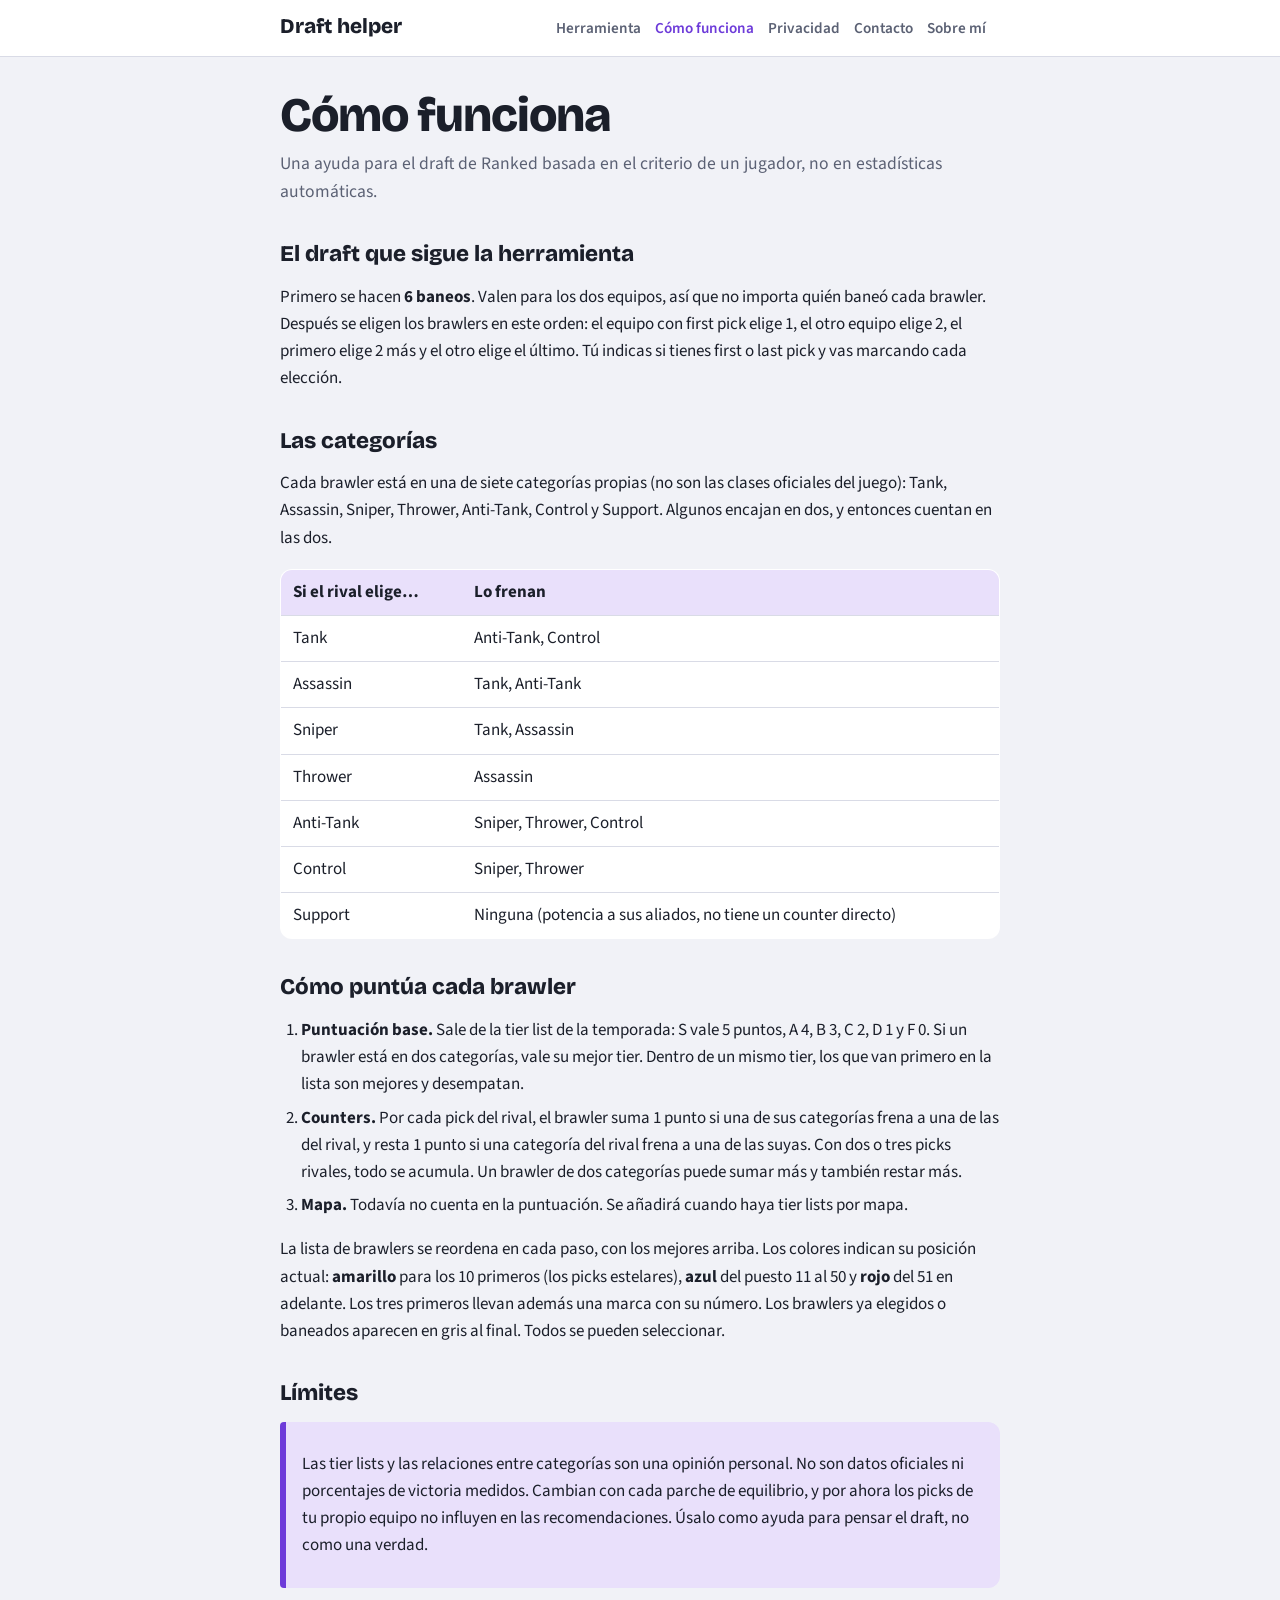
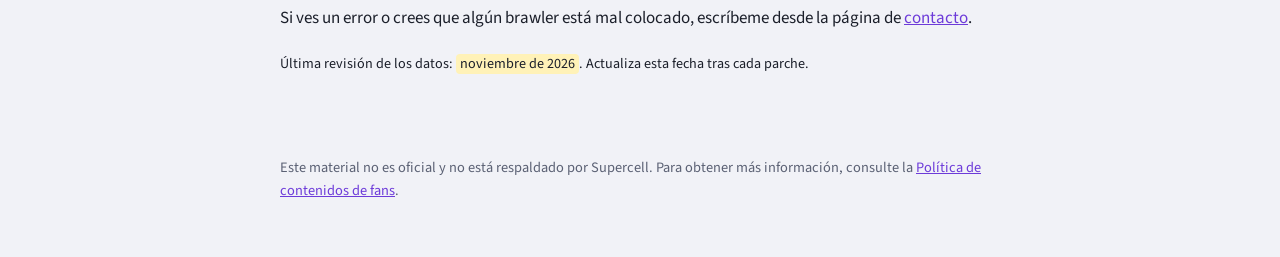
<file: como-funciona.html>
<!DOCTYPE html>
<html lang="es">
<head>
<meta charset="utf-8">
<meta name="viewport" content="width=device-width, initial-scale=1, viewport-fit=cover">
<title>Cómo funciona · Draft helper</title>
<meta name="description" content="Cómo puntúa la herramienta cada brawler en el draft de Ranked de Brawl Stars: categorías, tiers y counters.">
<link rel="stylesheet" href="https://fonts.googleapis.com/css2?family=Bricolage+Grotesque:wght@600;800&family=Source+Sans+3:wght@400;600&display=swap">
<link rel="stylesheet" href="estilos.css">
</head>
<body>
<header class="top"><div class="in"><a class="brand" href="index.html">Draft helper</a><nav><a href="index.html">Herramienta</a><a href="como-funciona.html" aria-current="page">Cómo funciona</a><a href="privacidad.html">Privacidad</a><a href="contacto.html">Contacto</a><a href="sobre-mi.html">Sobre mí</a></nav></div></header>
<main>

<h1>Cómo funciona</h1>
<p class="lead">Una ayuda para el draft de Ranked basada en el criterio de un jugador, no en estadísticas automáticas.</p>

<h2>El draft que sigue la herramienta</h2>
<p>Primero se hacen <strong>6 baneos</strong>. Valen para los dos equipos, así que no importa quién baneó cada brawler. Después se eligen los brawlers en este orden: el equipo con first pick elige 1, el otro equipo elige 2, el primero elige 2 más y el otro elige el último. Tú indicas si tienes first o last pick y vas marcando cada elección.</p>

<h2>Las categorías</h2>
<p>Cada brawler está en una de siete categorías propias (no son las clases oficiales del juego): Tank, Assassin, Sniper, Thrower, Anti-Tank, Control y Support. Algunos encajan en dos, y entonces cuentan en las dos.</p>
<div class="wrap"><table>
<tr><th>Si el rival elige…</th><th>Lo frenan</th></tr>
<tr><td>Tank</td><td>Anti-Tank, Control</td></tr>
<tr><td>Assassin</td><td>Tank, Anti-Tank</td></tr>
<tr><td>Sniper</td><td>Tank, Assassin</td></tr>
<tr><td>Thrower</td><td>Assassin</td></tr>
<tr><td>Anti-Tank</td><td>Sniper, Thrower, Control</td></tr>
<tr><td>Control</td><td>Sniper, Thrower</td></tr>
<tr><td>Support</td><td>Ninguna (potencia a sus aliados, no tiene un counter directo)</td></tr>
</table></div>

<h2>Cómo puntúa cada brawler</h2>
<ol>
<li><strong>Puntuación base.</strong> Sale de la tier list de la temporada: S vale 5 puntos, A 4, B 3, C 2, D 1 y F 0. Si un brawler está en dos categorías, vale su mejor tier. Dentro de un mismo tier, los que van primero en la lista son mejores y desempatan.</li>
<li><strong>Counters.</strong> Por cada pick del rival, el brawler suma 1 punto si una de sus categorías frena a una de las del rival, y resta 1 punto si una categoría del rival frena a una de las suyas. Con dos o tres picks rivales, todo se acumula. Un brawler de dos categorías puede sumar más y también restar más.</li>
<li><strong>Mapa.</strong> Todavía no cuenta en la puntuación. Se añadirá cuando haya tier lists por mapa.</li>
</ol>
<p>La lista de brawlers se reordena en cada paso, con los mejores arriba. Los colores indican su posición actual: <strong>amarillo</strong> para los 10 primeros (los picks estelares), <strong>azul</strong> del puesto 11 al 50 y <strong>rojo</strong> del 51 en adelante. Los tres primeros llevan además una marca con su número. Los brawlers ya elegidos o baneados aparecen en gris al final. Todos se pueden seleccionar.</p>

<h2>Límites</h2>
<div class="box">
<p>Las tier lists y las relaciones entre categorías son una opinión personal. No son datos oficiales ni porcentajes de victoria medidos. Cambian con cada parche de equilibrio, y por ahora los picks de tu propio equipo no influyen en las recomendaciones. Úsalo como ayuda para pensar el draft, no como una verdad.</p>
</div>
<p>Si ves un error o crees que algún brawler está mal colocado, escríbeme desde la página de <a href="contacto.html">contacto</a>.</p>
<p><small>Última revisión de los datos: <mark class="pend">noviembre de 2026</mark>. Actualiza esta fecha tras cada parche.</small></p>

</main>
<footer>
<p>Este material no es oficial y no está respaldado por Supercell. Para obtener más información, consulte la <a href="http://supercell.com/en/fan-content-policy/es/" target="_blank" rel="noopener">Política de contenidos de fans</a>.</p>
</footer>
</body>
</html>
</file>
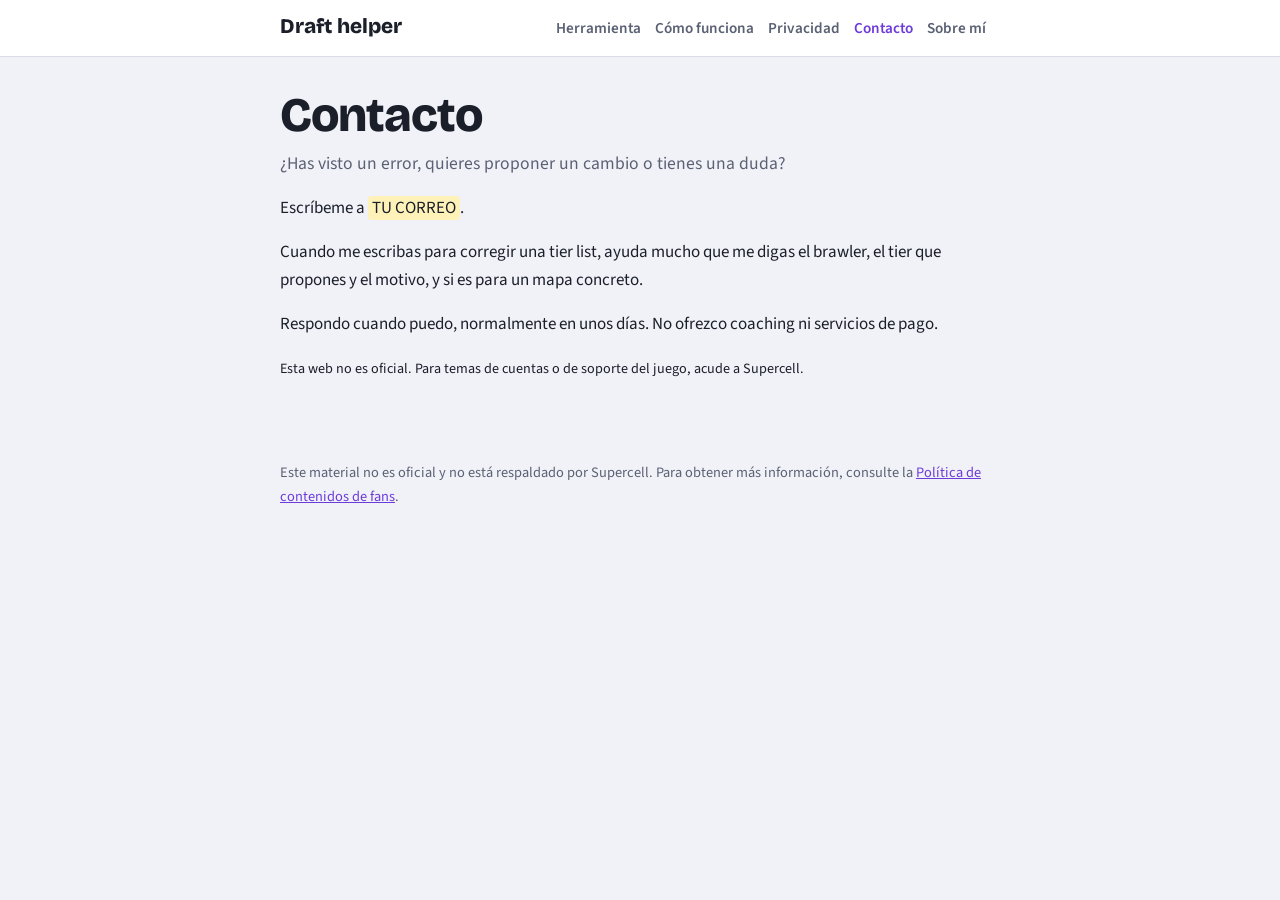
<file: contacto.html>
<!DOCTYPE html>
<html lang="es">
<head>
<meta charset="utf-8">
<meta name="viewport" content="width=device-width, initial-scale=1, viewport-fit=cover">
<title>Contacto · Draft helper</title>
<meta name="description" content="Cómo contactar con el autor de Draft helper.">
<link rel="stylesheet" href="https://fonts.googleapis.com/css2?family=Bricolage+Grotesque:wght@600;800&family=Source+Sans+3:wght@400;600&display=swap">
<link rel="stylesheet" href="estilos.css">
</head>
<body>
<header class="top"><div class="in"><a class="brand" href="index.html">Draft helper</a><nav><a href="index.html">Herramienta</a><a href="como-funciona.html">Cómo funciona</a><a href="privacidad.html">Privacidad</a><a href="contacto.html" aria-current="page">Contacto</a><a href="sobre-mi.html">Sobre mí</a></nav></div></header>
<main>

<h1>Contacto</h1>
<p class="lead">¿Has visto un error, quieres proponer un cambio o tienes una duda?</p>
<p>Escríbeme a <mark class="pend">TU CORREO</mark>.</p>
<p>Cuando me escribas para corregir una tier list, ayuda mucho que me digas el brawler, el tier que propones y el motivo, y si es para un mapa concreto.</p>
<p>Respondo cuando puedo, normalmente en unos días. No ofrezco coaching ni servicios de pago.</p>
<p><small>Esta web no es oficial. Para temas de cuentas o de soporte del juego, acude a Supercell.</small></p>

</main>
<footer>
<p>Este material no es oficial y no está respaldado por Supercell. Para obtener más información, consulte la <a href="http://supercell.com/en/fan-content-policy/es/" target="_blank" rel="noopener">Política de contenidos de fans</a>.</p>
</footer>
</body>
</html>
</file>
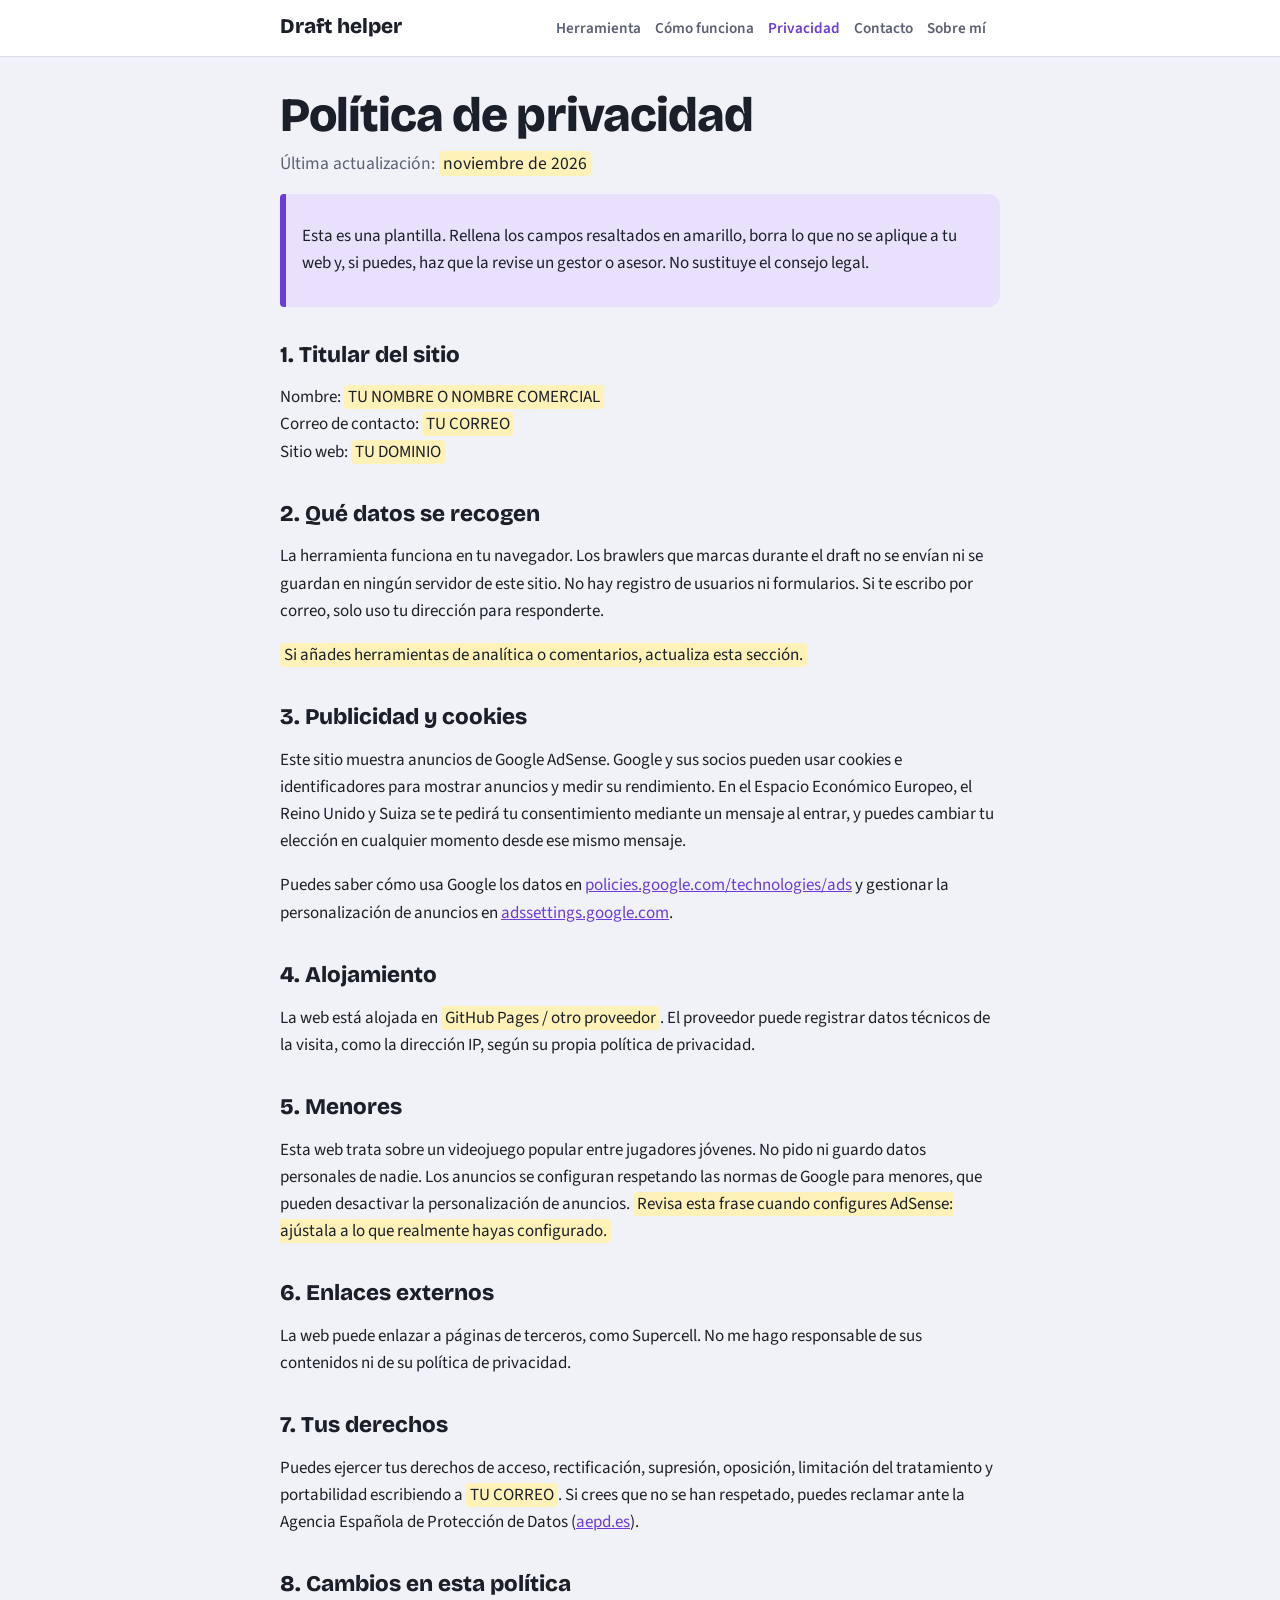
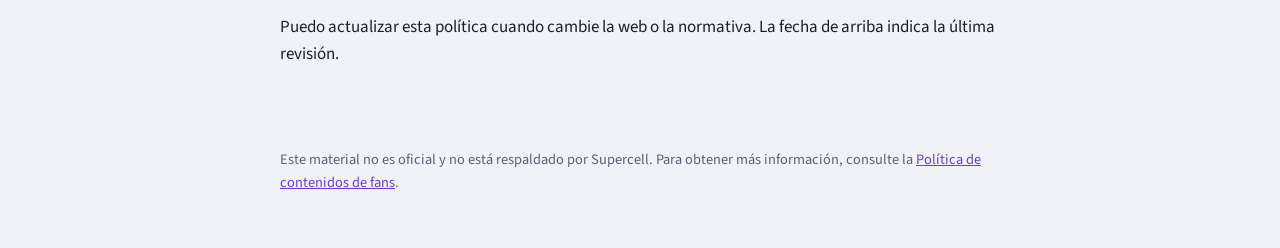
<file: privacidad.html>
<!DOCTYPE html>
<html lang="es">
<head>
<meta charset="utf-8">
<meta name="viewport" content="width=device-width, initial-scale=1, viewport-fit=cover">
<title>Política de privacidad · Draft helper</title>
<meta name="description" content="Política de privacidad y uso de cookies de Draft helper.">
<link rel="stylesheet" href="https://fonts.googleapis.com/css2?family=Bricolage+Grotesque:wght@600;800&family=Source+Sans+3:wght@400;600&display=swap">
<link rel="stylesheet" href="estilos.css">
</head>
<body>
<header class="top"><div class="in"><a class="brand" href="index.html">Draft helper</a><nav><a href="index.html">Herramienta</a><a href="como-funciona.html">Cómo funciona</a><a href="privacidad.html" aria-current="page">Privacidad</a><a href="contacto.html">Contacto</a><a href="sobre-mi.html">Sobre mí</a></nav></div></header>
<main>

<h1>Política de privacidad</h1>
<p class="lead">Última actualización: <mark class="pend">noviembre de 2026</mark></p>
<div class="box"><p>Esta es una plantilla. Rellena los campos resaltados en amarillo, borra lo que no se aplique a tu web y, si puedes, haz que la revise un gestor o asesor. No sustituye el consejo legal.</p></div>

<h2>1. Titular del sitio</h2>
<p>Nombre: <mark class="pend">TU NOMBRE O NOMBRE COMERCIAL</mark><br>Correo de contacto: <mark class="pend">TU CORREO</mark><br>Sitio web: <mark class="pend">TU DOMINIO</mark></p>

<h2>2. Qué datos se recogen</h2>
<p>La herramienta funciona en tu navegador. Los brawlers que marcas durante el draft no se envían ni se guardan en ningún servidor de este sitio. No hay registro de usuarios ni formularios. Si te escribo por correo, solo uso tu dirección para responderte.</p>
<p><mark class="pend">Si añades herramientas de analítica o comentarios, actualiza esta sección.</mark></p>

<h2>3. Publicidad y cookies</h2>
<p>Este sitio muestra anuncios de Google AdSense. Google y sus socios pueden usar cookies e identificadores para mostrar anuncios y medir su rendimiento. En el Espacio Económico Europeo, el Reino Unido y Suiza se te pedirá tu consentimiento mediante un mensaje al entrar, y puedes cambiar tu elección en cualquier momento desde ese mismo mensaje.</p>
<p>Puedes saber cómo usa Google los datos en <a href="https://policies.google.com/technologies/ads" target="_blank" rel="noopener">policies.google.com/technologies/ads</a> y gestionar la personalización de anuncios en <a href="https://adssettings.google.com" target="_blank" rel="noopener">adssettings.google.com</a>.</p>

<h2>4. Alojamiento</h2>
<p>La web está alojada en <mark class="pend">GitHub Pages / otro proveedor</mark>. El proveedor puede registrar datos técnicos de la visita, como la dirección IP, según su propia política de privacidad.</p>

<h2>5. Menores</h2>
<p>Esta web trata sobre un videojuego popular entre jugadores jóvenes. No pido ni guardo datos personales de nadie. Los anuncios se configuran respetando las normas de Google para menores, que pueden desactivar la personalización de anuncios. <mark class="pend">Revisa esta frase cuando configures AdSense: ajústala a lo que realmente hayas configurado.</mark></p>

<h2>6. Enlaces externos</h2>
<p>La web puede enlazar a páginas de terceros, como Supercell. No me hago responsable de sus contenidos ni de su política de privacidad.</p>

<h2>7. Tus derechos</h2>
<p>Puedes ejercer tus derechos de acceso, rectificación, supresión, oposición, limitación del tratamiento y portabilidad escribiendo a <mark class="pend">TU CORREO</mark>. Si crees que no se han respetado, puedes reclamar ante la Agencia Española de Protección de Datos (<a href="https://www.aepd.es" target="_blank" rel="noopener">aepd.es</a>).</p>

<h2>8. Cambios en esta política</h2>
<p>Puedo actualizar esta política cuando cambie la web o la normativa. La fecha de arriba indica la última revisión.</p>

</main>
<footer>
<p>Este material no es oficial y no está respaldado por Supercell. Para obtener más información, consulte la <a href="http://supercell.com/en/fan-content-policy/es/" target="_blank" rel="noopener">Política de contenidos de fans</a>.</p>
</footer>
</body>
</html>
</file>
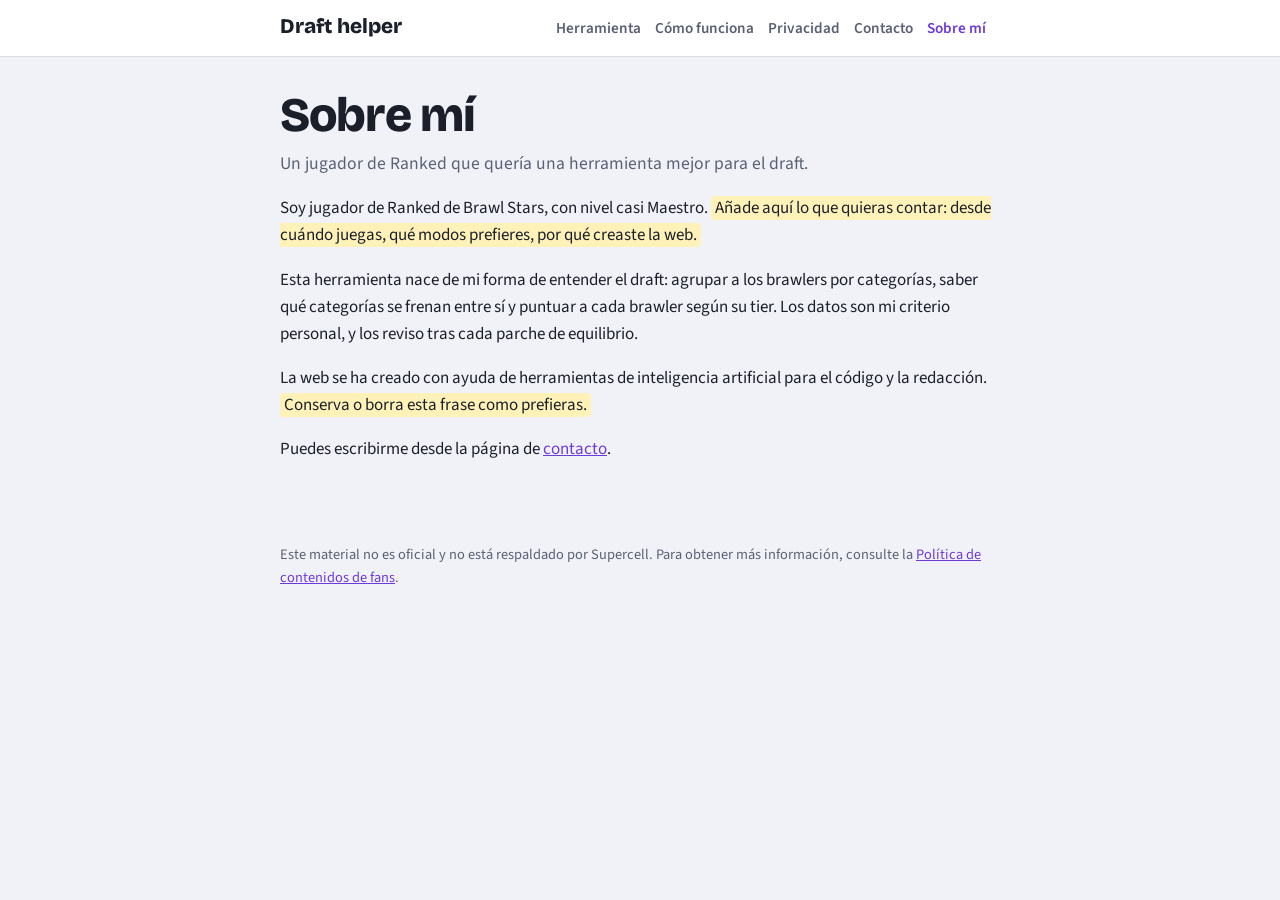
<file: sobre-mi.html>
<!DOCTYPE html>
<html lang="es">
<head>
<meta charset="utf-8">
<meta name="viewport" content="width=device-width, initial-scale=1, viewport-fit=cover">
<title>Sobre mí · Draft helper</title>
<meta name="description" content="Quién hay detrás de Draft helper.">
<link rel="stylesheet" href="https://fonts.googleapis.com/css2?family=Bricolage+Grotesque:wght@600;800&family=Source+Sans+3:wght@400;600&display=swap">
<link rel="stylesheet" href="estilos.css">
</head>
<body>
<header class="top"><div class="in"><a class="brand" href="index.html">Draft helper</a><nav><a href="index.html">Herramienta</a><a href="como-funciona.html">Cómo funciona</a><a href="privacidad.html">Privacidad</a><a href="contacto.html">Contacto</a><a href="sobre-mi.html" aria-current="page">Sobre mí</a></nav></div></header>
<main>

<h1>Sobre mí</h1>
<p class="lead">Un jugador de Ranked que quería una herramienta mejor para el draft.</p>
<p>Soy jugador de Ranked de Brawl Stars, con nivel casi Maestro. <mark class="pend">Añade aquí lo que quieras contar: desde cuándo juegas, qué modos prefieres, por qué creaste la web.</mark></p>
<p>Esta herramienta nace de mi forma de entender el draft: agrupar a los brawlers por categorías, saber qué categorías se frenan entre sí y puntuar a cada brawler según su tier. Los datos son mi criterio personal, y los reviso tras cada parche de equilibrio.</p>
<p>La web se ha creado con ayuda de herramientas de inteligencia artificial para el código y la redacción. <mark class="pend">Conserva o borra esta frase como prefieras.</mark></p>
<p>Puedes escribirme desde la página de <a href="contacto.html">contacto</a>.</p>

</main>
<footer>
<p>Este material no es oficial y no está respaldado por Supercell. Para obtener más información, consulte la <a href="http://supercell.com/en/fan-content-policy/es/" target="_blank" rel="noopener">Política de contenidos de fans</a>.</p>
</footer>
</body>
</html>
</file>
<file: estilos.css>
/* Estilos compartidos de las páginas de texto */
:root{--bg:#f1f2f7;--surface:#fff;--ink:#1b1f2a;--muted:#5b6174;--line:#d9dbe6;--gem:#6d3bd9;--gem-soft:#e9e0fb;--pend:#fff2b8;
box-sizing:border-box;padding-top:env(safe-area-inset-top,0px);padding-bottom:env(safe-area-inset-bottom,0px)}
@media (prefers-color-scheme:dark){:root{--bg:#14161f;--surface:#1e2230;--ink:#eceef6;--muted:#a3a9bf;--line:#33384d;--gem:#a98bff;--gem-soft:#2b2447;--pend:#5a4a10}}
*{box-sizing:border-box}
html{scroll-padding-top:env(safe-area-inset-top,0px)}
body{margin:0;background:var(--bg);color:var(--ink);font:400 17px/1.6 "Source Sans 3",system-ui,sans-serif}
header.top{background:var(--surface);border-bottom:1px solid var(--line)}
header.top .in{max-width:760px;margin:0 auto;padding:14px 20px;display:flex;gap:16px;flex-wrap:wrap;align-items:baseline;justify-content:space-between}
.brand{font:800 1.3rem "Bricolage Grotesque",system-ui,sans-serif;color:var(--ink);text-decoration:none}
nav a{color:var(--muted);text-decoration:none;margin-right:14px;font-weight:600;font-size:.95rem}
nav a:hover,nav a[aria-current]{color:var(--gem)}
main{max-width:760px;margin:0 auto;padding:32px 20px 48px}
h1,h2{font-family:"Bricolage Grotesque",system-ui,sans-serif;line-height:1.1}
h1{font-weight:800;font-size:clamp(2rem,7vw,3rem);letter-spacing:-.02em;margin:0 0 8px}
h2{font-weight:800;font-size:1.4rem;margin:36px 0 8px}
.lead{color:var(--muted);font-size:1.1rem;margin:0 0 8px}
a{color:var(--gem)}
table{border-collapse:collapse;width:100%;background:var(--surface);border:1px solid var(--line);border-radius:12px;overflow:hidden}
th,td{padding:9px 12px;text-align:left;border-bottom:1px solid var(--line)}
th{background:var(--gem-soft)}
tr:last-child td{border-bottom:0}
.wrap{overflow-x:auto}
.box{background:var(--gem-soft);border-left:6px solid var(--gem);border-radius:4px 12px 12px 4px;padding:12px 16px;margin:16px 0}
mark.pend{background:var(--pend);color:var(--ink);padding:0 4px;border-radius:4px}
footer{max-width:760px;margin:0 auto;padding:0 20px 40px;color:var(--muted);font-size:.9rem}
ul,ol{padding-left:1.3rem}li{margin:6px 0}
</file>
